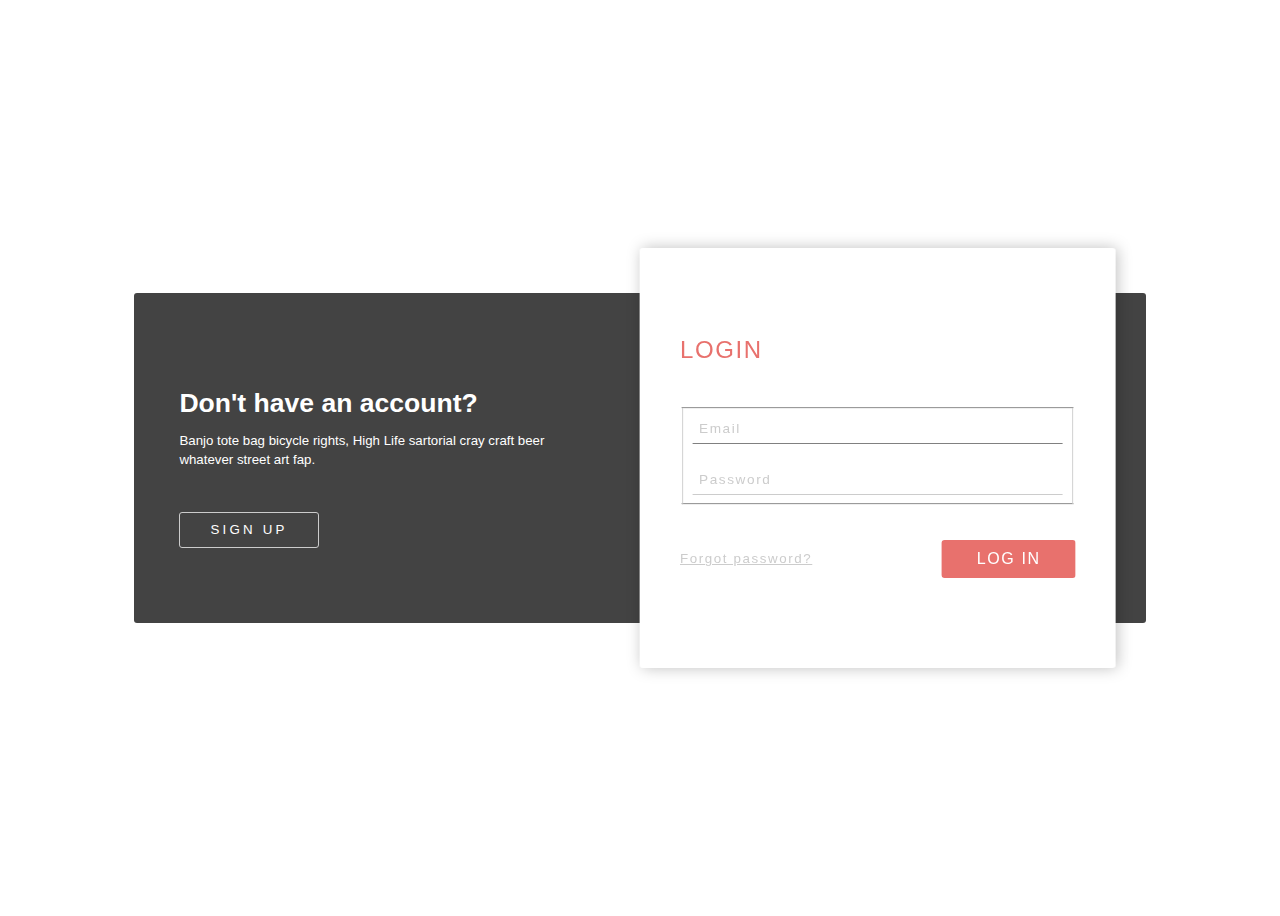
<file: register.html>
<!DOCTYPE html>
<html lang="en">
<head>
    <meta charset="UTF-8">
    <meta name="viewport" content="width=device-width, initial-scale=1.0">
    <title>Document</title>
</head>
<style>
    * {
  box-sizing: border-box;
}

body {
  font-family: "Montserrat", sans-serif;
  font-size: 12px;
  line-height: 1em;
}

button {
  background-color: transparent;
  padding: 0;
  border: 0;
  outline: 0;
  cursor: pointer;
}

input {
  background-color: transparent;
  padding: 0;
  border: 0;
  outline: 0;
}
input[type="submit"] {
  cursor: pointer;
}
input::-webkit-input-placeholder {
  font-size: 0.85rem;
  font-family: "Montserrat", sans-serif;
  font-weight: 300;
  letter-spacing: 0.1rem;
  color: #ccc;
}
input::-moz-placeholder {
  font-size: 0.85rem;
  font-family: "Montserrat", sans-serif;
  font-weight: 300;
  letter-spacing: 0.1rem;
  color: #ccc;
}
input:-ms-input-placeholder {
  font-size: 0.85rem;
  font-family: "Montserrat", sans-serif;
  font-weight: 300;
  letter-spacing: 0.1rem;
  color: #ccc;
}
input::-ms-input-placeholder {
  font-size: 0.85rem;
  font-family: "Montserrat", sans-serif;
  font-weight: 300;
  letter-spacing: 0.1rem;
  color: #ccc;
}
input::placeholder {
  font-size: 0.85rem;
  font-family: "Montserrat", sans-serif;
  font-weight: 300;
  letter-spacing: 0.1rem;
  color: #ccc;
}

/**
 * Bounce to the left side
 */
@-webkit-keyframes bounceLeft {
  0% {
    -webkit-transform: translate3d(100%, -50%, 0);
            transform: translate3d(100%, -50%, 0);
  }
  50% {
    -webkit-transform: translate3d(-30px, -50%, 0);
            transform: translate3d(-30px, -50%, 0);
  }
  100% {
    -webkit-transform: translate3d(0, -50%, 0);
            transform: translate3d(0, -50%, 0);
  }
}
@keyframes bounceLeft {
  0% {
    -webkit-transform: translate3d(100%, -50%, 0);
            transform: translate3d(100%, -50%, 0);
  }
  50% {
    -webkit-transform: translate3d(-30px, -50%, 0);
            transform: translate3d(-30px, -50%, 0);
  }
  100% {
    -webkit-transform: translate3d(0, -50%, 0);
            transform: translate3d(0, -50%, 0);
  }
}
/**
 * Bounce to the left side
 */
@-webkit-keyframes bounceRight {
  0% {
    -webkit-transform: translate3d(0, -50%, 0);
            transform: translate3d(0, -50%, 0);
  }
  50% {
    -webkit-transform: translate3d(calc(100% + 30px), -50%, 0);
            transform: translate3d(calc(100% + 30px), -50%, 0);
  }
  100% {
    -webkit-transform: translate3d(100%, -50%, 0);
            transform: translate3d(100%, -50%, 0);
  }
}
@keyframes bounceRight {
  0% {
    -webkit-transform: translate3d(0, -50%, 0);
            transform: translate3d(0, -50%, 0);
  }
  50% {
    -webkit-transform: translate3d(calc(100% + 30px), -50%, 0);
            transform: translate3d(calc(100% + 30px), -50%, 0);
  }
  100% {
    -webkit-transform: translate3d(100%, -50%, 0);
            transform: translate3d(100%, -50%, 0);
  }
}
/**
 * Show Sign Up form
 */
@-webkit-keyframes showSignUp {
  100% {
    opacity: 1;
    visibility: visible;
    -webkit-transform: translate3d(0, 0, 0);
            transform: translate3d(0, 0, 0);
  }
}
@keyframes showSignUp {
  100% {
    opacity: 1;
    visibility: visible;
    -webkit-transform: translate3d(0, 0, 0);
            transform: translate3d(0, 0, 0);
  }
}
/**
 * Page background
 */
.user {
  display: -webkit-box;
  display: flex;
  -webkit-box-pack: center;
          justify-content: center;
  -webkit-box-align: center;
          align-items: center;
  width: 100%;
  height: 100vh;
  background: url("https://image.freepik.com/free-photo/green-leaf-forest_1150-12333.jpg") no-repeat center;
  background-size: cover;
}
.user_options-container {
  position: relative;
  width: 80%;
}
.user_options-text {
  display: -webkit-box;
  display: flex;
  -webkit-box-pack: justify;
          justify-content: space-between;
  width: 100%;
  background-color: rgba(34, 34, 34, 0.85);
  border-radius: 3px;
}

/**
 * Registered and Unregistered user box and text
 */
.user_options-registered,
.user_options-unregistered {
  width: 50%;
  padding: 75px 45px;
  color: #fff;
  font-weight: 300;
}

.user_registered-title,
.user_unregistered-title {
  margin-bottom: 15px;
  font-size: 1.66rem;
  line-height: 1em;
}

.user_unregistered-text,
.user_registered-text {
  font-size: 0.83rem;
  line-height: 1.4em;
}

.user_registered-login,
.user_unregistered-signup {
  margin-top: 30px;
  border: 1px solid #ccc;
  border-radius: 3px;
  padding: 10px 30px;
  color: #fff;
  text-transform: uppercase;
  line-height: 1em;
  letter-spacing: 0.2rem;
  -webkit-transition: background-color 0.2s ease-in-out, color 0.2s ease-in-out;
  transition: background-color 0.2s ease-in-out, color 0.2s ease-in-out;
}
.user_registered-login:hover,
.user_unregistered-signup:hover {
  color: rgba(34, 34, 34, 0.85);
  background-color: #ccc;
}

/**
 * Login and signup forms
 */
.user_options-forms {
  position: absolute;
  top: 50%;
  left: 30px;
  width: calc(50% - 30px);
  min-height: 420px;
  background-color: #fff;
  border-radius: 3px;
  box-shadow: 2px 0 15px rgba(0, 0, 0, 0.25);
  overflow: hidden;
  -webkit-transform: translate3d(100%, -50%, 0);
          transform: translate3d(100%, -50%, 0);
  -webkit-transition: -webkit-transform 0.4s ease-in-out;
  transition: -webkit-transform 0.4s ease-in-out;
  transition: transform 0.4s ease-in-out;
  transition: transform 0.4s ease-in-out, -webkit-transform 0.4s ease-in-out;
}
.user_options-forms .user_forms-login {
  -webkit-transition: opacity 0.4s ease-in-out, visibility 0.4s ease-in-out;
  transition: opacity 0.4s ease-in-out, visibility 0.4s ease-in-out;
}
.user_options-forms .forms_title {
  margin-bottom: 45px;
  font-size: 1.5rem;
  font-weight: 500;
  line-height: 1em;
  text-transform: uppercase;
  color: #e8716d;
  letter-spacing: 0.1rem;
}
.user_options-forms .forms_field:not(:last-of-type) {
  margin-bottom: 20px;
}
.user_options-forms .forms_field-input {
  width: 100%;
  border-bottom: 1px solid #ccc;
  padding: 6px 20px 6px 6px;
  font-family: "Montserrat", sans-serif;
  font-size: 1rem;
  font-weight: 300;
  color: gray;
  letter-spacing: 0.1rem;
  -webkit-transition: border-color 0.2s ease-in-out;
  transition: border-color 0.2s ease-in-out;
}
.user_options-forms .forms_field-input:focus {
  border-color: gray;
}
.user_options-forms .forms_buttons {
  display: -webkit-box;
  display: flex;
  -webkit-box-pack: justify;
          justify-content: space-between;
  -webkit-box-align: center;
          align-items: center;
  margin-top: 35px;
}
.user_options-forms .forms_buttons-forgot {
  font-family: "Montserrat", sans-serif;
  letter-spacing: 0.1rem;
  color: #ccc;
  text-decoration: underline;
  -webkit-transition: color 0.2s ease-in-out;
  transition: color 0.2s ease-in-out;
}
.user_options-forms .forms_buttons-forgot:hover {
  color: #b3b3b3;
}
.user_options-forms .forms_buttons-action {
  background-color: #e8716d;
  border-radius: 3px;
  padding: 10px 35px;
  font-size: 1rem;
  font-family: "Montserrat", sans-serif;
  font-weight: 300;
  color: #fff;
  text-transform: uppercase;
  letter-spacing: 0.1rem;
  -webkit-transition: background-color 0.2s ease-in-out;
  transition: background-color 0.2s ease-in-out;
}
.user_options-forms .forms_buttons-action:hover {
  background-color: #e14641;
}
.user_options-forms .user_forms-signup,
.user_options-forms .user_forms-login {
  position: absolute;
  top: 70px;
  left: 40px;
  width: calc(100% - 80px);
  opacity: 0;
  visibility: hidden;
  -webkit-transition: opacity 0.4s ease-in-out, visibility 0.4s ease-in-out, -webkit-transform 0.5s ease-in-out;
  transition: opacity 0.4s ease-in-out, visibility 0.4s ease-in-out, -webkit-transform 0.5s ease-in-out;
  transition: opacity 0.4s ease-in-out, visibility 0.4s ease-in-out, transform 0.5s ease-in-out;
  transition: opacity 0.4s ease-in-out, visibility 0.4s ease-in-out, transform 0.5s ease-in-out, -webkit-transform 0.5s ease-in-out;
}
.user_options-forms .user_forms-signup {
  -webkit-transform: translate3d(120px, 0, 0);
          transform: translate3d(120px, 0, 0);
}
.user_options-forms .user_forms-signup .forms_buttons {
  -webkit-box-pack: end;
          justify-content: flex-end;
}
.user_options-forms .user_forms-login {
  -webkit-transform: translate3d(0, 0, 0);
          transform: translate3d(0, 0, 0);
  opacity: 1;
  visibility: visible;
}

/**
 * Triggers
 */
.user_options-forms.bounceLeft {
  -webkit-animation: bounceLeft 1s forwards;
          animation: bounceLeft 1s forwards;
}
.user_options-forms.bounceLeft .user_forms-signup {
  -webkit-animation: showSignUp 1s forwards;
          animation: showSignUp 1s forwards;
}
.user_options-forms.bounceLeft .user_forms-login {
  opacity: 0;
  visibility: hidden;
  -webkit-transform: translate3d(-120px, 0, 0);
          transform: translate3d(-120px, 0, 0);
}
.user_options-forms.bounceRight {
  -webkit-animation: bounceRight 1s forwards;
          animation: bounceRight 1s forwards;
}

/**
 * Responsive 990px
 */
@media screen and (max-width: 990px) {
  .user_options-forms {
    min-height: 350px;
  }
  .user_options-forms .forms_buttons {
    -webkit-box-orient: vertical;
    -webkit-box-direction: normal;
            flex-direction: column;
  }
  .user_options-forms .user_forms-login .forms_buttons-action {
    margin-top: 30px;
  }
  .user_options-forms .user_forms-signup,
  .user_options-forms .user_forms-login {
    top: 40px;
  }

  .user_options-registered,
  .user_options-unregistered {
    padding: 50px 45px;
  }
}

</style>
<body>
    <section class="user">
        <div class="user_options-container">
          <div class="user_options-text">
            <div class="user_options-unregistered">
              <h2 class="user_unregistered-title">Don't have an account?</h2>
              <p class="user_unregistered-text">Banjo tote bag bicycle rights, High Life sartorial cray craft beer whatever street art fap.</p>
              <button class="user_unregistered-signup" id="signup-button">Sign up</button>
            </div>
      
            <div class="user_options-registered">
              <h2 class="user_registered-title">Have an account?</h2>
              <p class="user_registered-text">Banjo tote bag bicycle rights, High Life sartorial cray craft beer whatever street art fap.</p>
              <button class="user_registered-login" id="login-button">Login</button>
            </div>
          </div>
          
          <div class="user_options-forms" id="user_options-forms">
            <div class="user_forms-login">
              <h2 class="forms_title">Login</h2>
              <form class="forms_form">
                <fieldset class="forms_fieldset">
                  <div class="forms_field">
                    <input type="email" placeholder="Email" class="forms_field-input" required autofocus />
                  </div>
                  <div class="forms_field">
                    <input type="password" placeholder="Password" class="forms_field-input" required />
                  </div>
                </fieldset>
                <div class="forms_buttons">
                  <button type="button" class="forms_buttons-forgot">Forgot password?</button>
                  <input type="submit" value="Log In" class="forms_buttons-action">
                </div>
              </form>
            </div>
            <div class="user_forms-signup">
              <h2 class="forms_title">Sign Up</h2>
              <form class="forms_form">
                <fieldset class="forms_fieldset">
                  <div class="forms_field">
                    <input type="text" placeholder="Full Name" class="forms_field-input" required />
                  </div>
                  <div class="forms_field">
                    <input type="email" placeholder="Email" class="forms_field-input" required />
                  </div>
                  <div class="forms_field">
                    <input type="password" placeholder="Password" class="forms_field-input" required />
                  </div>
                </fieldset>
                <div class="forms_buttons">
                  <input type="submit" value="Sign up" class="forms_buttons-action">
                </div>
              </form>
            </div>
          </div>
        </div>
      </section>
      
      
      <!----------Designed By Pradeep Singh Tomar------------>
</body>
</html>

<script>/**
    * Variables
    */
   const signupButton = document.getElementById('signup-button'),
       loginButton = document.getElementById('login-button'),
       userForms = document.getElementById('user_options-forms')
   
   /**
    * Add event listener to the "Sign Up" button
    */
   signupButton.addEventListener('click', () => {
     userForms.classList.remove('bounceRight')
     userForms.classList.add('bounceLeft')
   }, false)
   
   /**
    * Add event listener to the "Login" button
    */
   loginButton.addEventListener('click', () => {
     userForms.classList.remove('bounceLeft')
     userForms.classList.add('bounceRight')
   }, false)</script>
</file>
